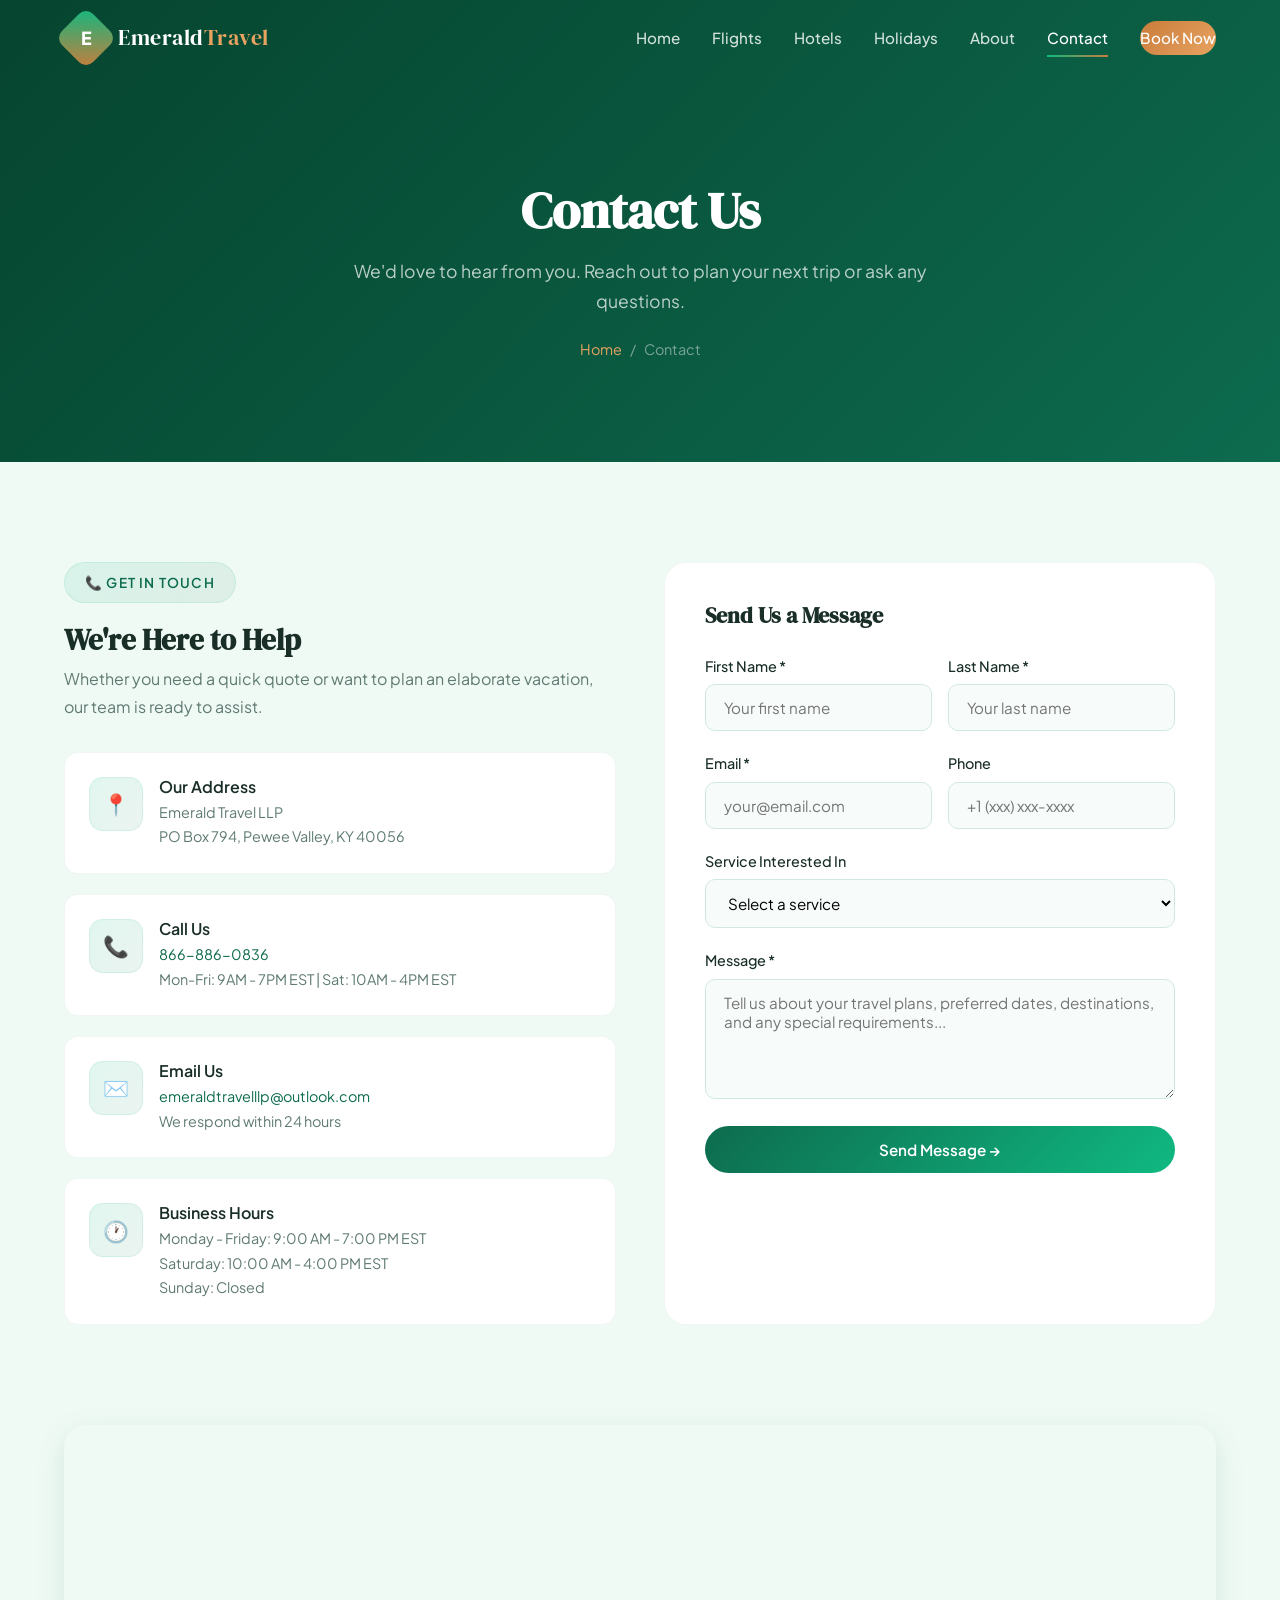
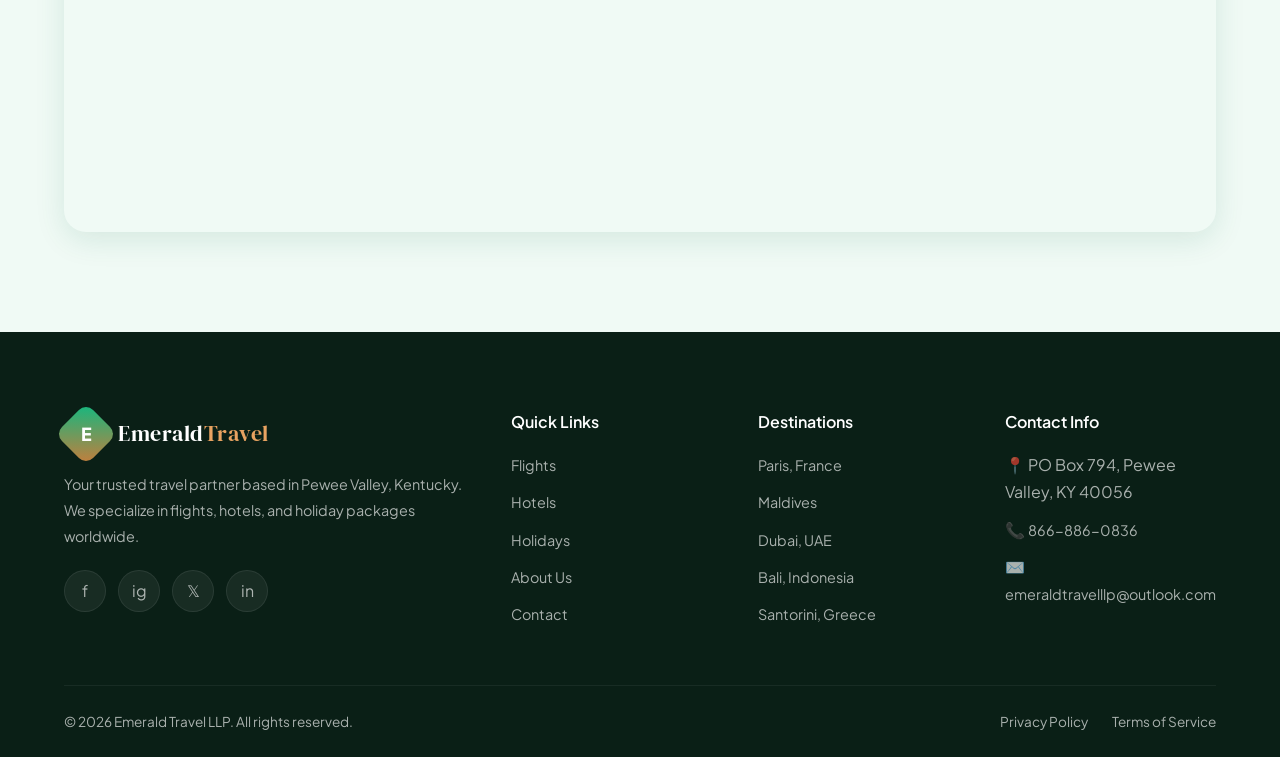
<file: contact.html>
<!DOCTYPE html>
<html lang="en">
<head>
  <meta charset="UTF-8">
  <meta name="viewport" content="width=device-width, initial-scale=1.0">
  <title>Contact Us | Emerald Travel LLP</title>
  <meta name="description" content="Contact Emerald Travel LLP for flight bookings, hotel reservations, and holiday packages. Call 866-886-0836 or visit us in Pewee Valley, KY.">
  <link rel="stylesheet" href="css/styles.css">
  <link rel="icon" href="data:image/svg+xml,<svg xmlns='http://www.w3.org/2000/svg' viewBox='0 0 100 100'><text y='.9em' font-size='90'>💎</text></svg>">
</head>
<body>

  <header class="header" id="header">
    <div class="container">
      <nav class="nav">
        <a href="index.html" class="logo"><div class="logo-icon"><span>E</span></div><div class="logo-text">Emerald<em>Travel</em></div></a>
        <div class="nav-links" id="navLinks">
          <a href="index.html">Home</a><a href="flights.html">Flights</a><a href="hotels.html">Hotels</a>
          <a href="holidays.html">Holidays</a><a href="about.html">About</a><a href="contact.html" class="active">Contact</a>
          <a href="contact.html" class="nav-cta">Book Now</a>
        </div>
        <button class="mobile-toggle" id="mobileToggle" aria-label="Toggle menu"><span></span><span></span><span></span></button>
      </nav>
    </div>
  </header>

  <section class="page-hero">
    <div class="page-hero-bg" style="background-image: url('https://images.unsplash.com/photo-1507525428034-b723cf961d3e?auto=format&fit=crop&w=1600&q=80');"></div>
    <div class="page-hero-overlay"></div>
    <div class="container">
      <div class="page-hero-content">
        <h1>Contact Us</h1>
        <p>We'd love to hear from you. Reach out to plan your next trip or ask any questions.</p>
        <div class="breadcrumb"><a href="index.html">Home</a> <span>/</span> <span>Contact</span></div>
      </div>
    </div>
  </section>

  <section class="section">
    <div class="container">
      <div class="contact-grid">
        <!-- CONTACT INFO -->
        <div>
          <div class="section-badge" style="margin-bottom: 20px;">📞 Get in Touch</div>
          <h2 style="font-size: 1.8rem; margin-bottom: 8px;">We're Here to Help</h2>
          <p style="color: var(--text-muted); margin-bottom: 32px;">Whether you need a quick quote or want to plan an elaborate vacation, our team is ready to assist.</p>

          <div class="contact-info-cards">
            <div class="contact-info-card fade-in">
              <div class="contact-info-icon">📍</div>
              <div>
                <h3>Our Address</h3>
                <p>Emerald Travel LLP<br>PO Box 794, Pewee Valley, KY 40056</p>
              </div>
            </div>
            <div class="contact-info-card fade-in">
              <div class="contact-info-icon">📞</div>
              <div>
                <h3>Call Us</h3>
                <p><a href="tel:+18668860836">866-886-0836</a></p>
                <p>Mon-Fri: 9AM - 7PM EST | Sat: 10AM - 4PM EST</p>
              </div>
            </div>
            <div class="contact-info-card fade-in">
              <div class="contact-info-icon">✉️</div>
              <div>
                <h3>Email Us</h3>
                <p><a href="mailto:emeraldtravelllp@outlook.com">emeraldtravelllp@outlook.com</a></p>
                <p>We respond within 24 hours</p>
              </div>
            </div>
            <div class="contact-info-card fade-in">
              <div class="contact-info-icon">🕐</div>
              <div>
                <h3>Business Hours</h3>
                <p>Monday - Friday: 9:00 AM - 7:00 PM EST</p>
                <p>Saturday: 10:00 AM - 4:00 PM EST</p>
                <p>Sunday: Closed</p>
              </div>
            </div>
          </div>
        </div>

        <!-- CONTACT FORM -->
        <div class="contact-form fade-in">
          <h3>Send Us a Message</h3>
          <form id="contactForm">
            <div class="form-row">
              <div class="form-group">
                <label for="firstName">First Name *</label>
                <input type="text" id="firstName" name="firstName" required placeholder="Your first name">
              </div>
              <div class="form-group">
                <label for="lastName">Last Name *</label>
                <input type="text" id="lastName" name="lastName" required placeholder="Your last name">
              </div>
            </div>
            <div class="form-row">
              <div class="form-group">
                <label for="email">Email *</label>
                <input type="email" id="email" name="email" required placeholder="your@email.com">
              </div>
              <div class="form-group">
                <label for="phone">Phone</label>
                <input type="tel" id="phone" name="phone" placeholder="+1 (xxx) xxx-xxxx">
              </div>
            </div>
            <div class="form-group">
              <label for="service">Service Interested In</label>
              <select id="service" name="service">
                <option value="">Select a service</option>
                <option value="flights">Flight Booking</option>
                <option value="hotels">Hotel Reservation</option>
                <option value="holidays">Holiday Package</option>
                <option value="custom">Custom Trip Planning</option>
                <option value="other">Other</option>
              </select>
            </div>
            <div class="form-group">
              <label for="message">Message *</label>
              <textarea id="message" name="message" required placeholder="Tell us about your travel plans, preferred dates, destinations, and any special requirements..."></textarea>
            </div>
            <button type="submit" class="btn btn-primary" style="width: 100%; justify-content: center;">Send Message →</button>
          </form>
        </div>
      </div>
    </div>
  </section>

  <!-- MAP -->
  <section class="section" style="padding-top: 0;">
    <div class="container">
      <div style="border-radius: var(--radius-lg); overflow: hidden; box-shadow: var(--shadow-md);">
        <iframe src="https://www.google.com/maps/embed?pb=!1m18!1m12!1m3!1d12543.3!2d-85.4883!3d38.3119!2m3!1f0!2f0!3f0!3m2!1i1024!2i768!4f13.1!3m3!1m2!1s0x88690d1a1a1a1a1b%3A0x1234567890abcdef!2sPewee%20Valley%2C%20KY%2040056!5e0!3m2!1sen!2sus!4v1700000000000" width="100%" height="400" style="border:0;" allowfullscreen="" loading="lazy" referrerpolicy="no-referrer-when-downgrade" title="Emerald Travel LLP Location"></iframe>
      </div>
    </div>
  </section>

  <footer class="footer">
    <div class="container">
      <div class="footer-grid">
        <div class="footer-brand">
          <a href="index.html" class="logo"><div class="logo-icon"><span>E</span></div><div class="logo-text">Emerald<em>Travel</em></div></a>
          <p>Your trusted travel partner based in Pewee Valley, Kentucky. We specialize in flights, hotels, and holiday packages worldwide.</p>
          <div class="footer-social"><a href="#">f</a><a href="#">ig</a><a href="#">𝕏</a><a href="#">in</a></div>
        </div>
        <div class="footer-col"><h4>Quick Links</h4><ul><li><a href="flights.html">Flights</a></li><li><a href="hotels.html">Hotels</a></li><li><a href="holidays.html">Holidays</a></li><li><a href="about.html">About Us</a></li><li><a href="contact.html">Contact</a></li></ul></div>
        <div class="footer-col"><h4>Destinations</h4><ul><li><a href="holidays.html">Paris, France</a></li><li><a href="holidays.html">Maldives</a></li><li><a href="holidays.html">Dubai, UAE</a></li><li><a href="holidays.html">Bali, Indonesia</a></li><li><a href="holidays.html">Santorini, Greece</a></li></ul></div>
        <div class="footer-col"><h4>Contact Info</h4><ul><li>📍 PO Box 794, Pewee Valley, KY 40056</li><li>📞 <a href="tel:+18668860836">866-886-0836</a></li><li>✉️ <a href="mailto:emeraldtravelllp@outlook.com">emeraldtravelllp@outlook.com</a></li></ul></div>
      </div>
      <div class="footer-bottom"><p>&copy; 2026 Emerald Travel LLP. All rights reserved.</p><div class="footer-bottom-links"><a href="#">Privacy Policy</a><a href="#">Terms of Service</a></div></div>
    </div>
  </footer>
  <script src="js/script.js"></script>
</body>
</html>
</file>
<file: css/styles.css>
/* ===== EMERALD TRAVEL LLP - Design System ===== */
@import url('https://fonts.googleapis.com/css2?family=DM+Serif+Display:ital@0;1&family=Plus+Jakarta+Sans:wght@300;400;500;600;700;800&display=swap');

:root {
  --primary: #0d6b4e;
  --primary-light: #15a076;
  --primary-dark: #064530;
  --accent: #10b981;
  --accent-light: #34d399;
  --copper: #c97c3a;
  --copper-light: #e8a361;
  --bg-light: #f0faf5;
  --bg-dark: #0a1f16;
  --text-dark: #1a2e28;
  --text-light: #ffffff;
  --text-muted: #5f7a72;
  --glass-bg: rgba(255,255,255,0.06);
  --glass-border: rgba(255,255,255,0.12);
  --shadow-sm: 0 2px 8px rgba(13,107,78,0.08);
  --shadow-md: 0 8px 30px rgba(13,107,78,0.12);
  --shadow-lg: 0 20px 60px rgba(13,107,78,0.15);
  --shadow-xl: 0 25px 80px rgba(13,107,78,0.2);
  --glow-emerald: 0 0 30px rgba(16,185,129,0.2);
  --radius-sm: 10px;
  --radius-md: 14px;
  --radius-lg: 22px;
  --radius-xl: 30px;
  --transition: all 0.35s cubic-bezier(0.4, 0, 0.2, 1);
}

*, *::before, *::after { margin:0; padding:0; box-sizing:border-box; }

html { scroll-behavior: smooth; }

body {
  font-family: 'Plus Jakarta Sans', -apple-system, BlinkMacSystemFont, sans-serif;
  color: var(--text-dark);
  background: var(--bg-light);
  line-height: 1.7;
  overflow-x: hidden;
}

h1,h2,h3,h4,h5,h6 { font-family: 'DM Serif Display', serif; line-height: 1.2; }
a { text-decoration: none; color: inherit; transition: var(--transition); }
img { max-width: 100%; height: auto; display: block; }
ul { list-style: none; }

.container { max-width: 1200px; margin: 0 auto; padding: 0 24px; }

/* ===== HEADER / NAV ===== */
.header {
  position: fixed; top: 0; left: 0; right: 0; z-index: 1000;
  padding: 16px 0;
  background: transparent;
  transition: var(--transition);
}
.header.scrolled {
  background: rgba(10,31,22,0.92);
  backdrop-filter: blur(24px);
  -webkit-backdrop-filter: blur(24px);
  padding: 10px 0;
  box-shadow: 0 4px 30px rgba(0,0,0,0.3);
  border-bottom: 1px solid rgba(16,185,129,0.15);
}
.nav { display: flex; align-items: center; justify-content: space-between; }
.logo { display: flex; align-items: center; gap: 10px; }
.logo-icon {
  width: 44px; height: 44px;
  background: linear-gradient(135deg, var(--accent), var(--copper));
  display: flex; align-items: center; justify-content: center;
  font-size: 18px; color: #fff; font-weight: 800;
  transform: rotate(45deg);
  border-radius: 10px;
}
.logo-icon span {
  transform: rotate(-45deg);
  display: block;
}
.logo-text { font-family: 'DM Serif Display', serif; font-size: 1.35rem; font-weight: 400; color: #fff; letter-spacing: 0.5px; }
.logo-text em { font-style: normal; color: var(--copper-light); }

.nav-links { display: flex; gap: 32px; align-items: center; }
.nav-links a {
  color: rgba(255,255,255,0.82); font-size: 0.95rem; font-weight: 500;
  position: relative; padding: 4px 0;
}
.nav-links a::after {
  content: ''; position: absolute; bottom: -2px; left: 0;
  width: 0; height: 2px;
  background: linear-gradient(90deg, var(--accent), var(--copper));
  transition: var(--transition);
}
.nav-links a:hover { color: #fff; }
.nav-links a:hover::after, .nav-links a.active::after { width: 100%; }
.nav-links a.active { color: #fff; }

.nav-cta {
  background: linear-gradient(135deg, var(--copper), var(--copper-light));
  color: #fff !important; padding: 10px 26px;
  border-radius: 50px; font-weight: 600; font-size: 0.9rem;
  position: relative; overflow: hidden;
}
.nav-cta::before {
  content: ''; position: absolute; top: 0; left: -100%;
  width: 100%; height: 100%;
  background: linear-gradient(90deg, transparent, rgba(255,255,255,0.25), transparent);
  transition: left 0.6s ease;
}
.nav-cta:hover::before { left: 100%; }
.nav-cta::after { display: none !important; }
.nav-cta:hover { transform: translateY(-2px); box-shadow: 0 8px 25px rgba(201,124,58,0.4); }

.mobile-toggle { display: none; flex-direction: column; gap: 5px; cursor: pointer; background: none; border: none; padding: 5px; }
.mobile-toggle span { width: 24px; height: 2px; background: #fff; border-radius: 2px; transition: var(--transition); }

/* ===== HERO ===== */
.hero {
  position: relative; min-height: 100vh;
  display: flex; align-items: center; justify-content: center;
  background: linear-gradient(135deg, var(--primary-dark), var(--primary), var(--accent));
  overflow: hidden; text-align: center;
}
.hero-bg {
  position: absolute; inset: 0;
  background-size: cover; background-position: center; background-repeat: no-repeat;
}
.hero-overlay {
  position: absolute; inset: 0;
  background: linear-gradient(135deg, rgba(6,69,48,0.78) 0%, rgba(13,107,78,0.55) 50%, rgba(16,185,129,0.30) 100%);
}
.hero-ring {
  position: absolute; top: 50%; left: 50%; transform: translate(-50%, -50%);
  width: 700px; height: 700px; border-radius: 50%;
  border: 1px solid rgba(16,185,129,0.12);
  animation: ring-pulse 6s ease-in-out infinite;
  pointer-events: none;
}
.hero-ring:nth-child(2) {
  width: 500px; height: 500px;
  animation-delay: 2s;
  border-color: rgba(201,124,58,0.1);
}
.hero-ring:nth-child(3) {
  width: 900px; height: 900px;
  animation-delay: 4s;
  border-color: rgba(16,185,129,0.06);
}
@keyframes ring-pulse {
  0%, 100% { transform: translate(-50%, -50%) scale(1); opacity: 0.5; }
  50% { transform: translate(-50%, -50%) scale(1.08); opacity: 1; }
}
.hero-particles {
  position: absolute; inset: 0; overflow: hidden;
}
.hero-particles .particle {
  position: absolute; border-radius: 50%;
  background: rgba(16,185,129,0.15);
  animation: float 15s infinite ease-in-out;
}
@keyframes float {
  0%, 100% { transform: translateY(0) rotate(0deg); opacity: 0.4; }
  50% { transform: translateY(-80px) rotate(180deg); opacity: 1; }
}
.hero-content {
  position: relative; z-index: 2;
  max-width: 760px; padding: 120px 0 80px;
  margin: 0 auto;
}
.hero-badge {
  display: inline-flex; align-items: center; gap: 8px;
  background: var(--glass-bg); border: 1px solid var(--glass-border);
  padding: 10px 22px; border-radius: 50px;
  color: var(--copper-light); font-size: 0.85rem; font-weight: 600;
  margin-bottom: 28px; backdrop-filter: blur(10px);
  letter-spacing: 0.5px;
}
.hero h1 {
  font-size: clamp(2.5rem, 5vw, 4.2rem);
  color: #fff; margin-bottom: 22px; font-weight: 400;
}
.hero h1 .highlight {
  background: linear-gradient(135deg, var(--accent-light), var(--copper-light));
  -webkit-background-clip: text; -webkit-text-fill-color: transparent;
  background-clip: text;
}
.hero p { color: rgba(255,255,255,0.78); font-size: 1.15rem; margin-bottom: 40px; max-width: 580px; margin-left: auto; margin-right: auto; }
.hero-buttons { display: flex; gap: 16px; flex-wrap: wrap; justify-content: center; }

/* ===== BUTTONS ===== */
.btn {
  display: inline-flex; align-items: center; gap: 8px;
  padding: 14px 34px; border-radius: 50px;
  font-family: 'Plus Jakarta Sans', sans-serif; font-size: 0.95rem; font-weight: 600;
  cursor: pointer; border: none; transition: var(--transition);
  position: relative; overflow: hidden;
}
.btn-primary {
  background: linear-gradient(135deg, var(--primary), var(--accent));
  color: #fff;
}
.btn-primary::before {
  content: ''; position: absolute; top: 0; left: -100%;
  width: 100%; height: 100%;
  background: linear-gradient(90deg, transparent, rgba(255,255,255,0.2), transparent);
  transition: left 0.6s ease;
}
.btn-primary:hover::before { left: 100%; }
.btn-primary:hover { transform: translateY(-3px); box-shadow: 0 12px 35px rgba(13,107,78,0.4); }
.btn-outline {
  background: transparent; color: #fff;
  border: 2px solid rgba(255,255,255,0.25);
}
.btn-outline:hover { border-color: #fff; background: rgba(255,255,255,0.08); transform: translateY(-3px); }
.btn-dark {
  background: linear-gradient(135deg, var(--primary-dark), var(--primary));
  color: #fff;
}
.btn-dark:hover { transform: translateY(-3px); box-shadow: 0 12px 35px rgba(13,107,78,0.4); }
.btn-copper {
  background: linear-gradient(135deg, var(--copper), var(--copper-light));
  color: #fff;
}
.btn-copper:hover { transform: translateY(-3px); box-shadow: 0 12px 35px rgba(201,124,58,0.4); }

/* ===== SECTIONS ===== */
.section { padding: 100px 0; }
.section-header { text-align: center; margin-bottom: 60px; }
.section-badge {
  display: inline-flex; align-items: center; gap: 6px;
  background: linear-gradient(135deg, rgba(16,185,129,0.1), rgba(13,107,78,0.08));
  color: var(--primary); font-size: 0.85rem; font-weight: 600;
  padding: 8px 20px; border-radius: 50px; margin-bottom: 16px;
  text-transform: uppercase; letter-spacing: 1.2px;
  border: 1px solid rgba(16,185,129,0.12);
}
.section-header h2 { font-size: clamp(1.8rem, 3.5vw, 2.8rem); margin-bottom: 16px; color: var(--text-dark); }
.section-header p { color: var(--text-muted); font-size: 1.05rem; max-width: 600px; margin: 0 auto; }

.section-dark { background: var(--bg-dark); }
.section-dark .section-header h2 { color: #fff; }
.section-dark .section-header p { color: rgba(255,255,255,0.55); }

/* ===== SERVICE CARDS (Glassmorphism) ===== */
.services-grid { display: grid; grid-template-columns: repeat(3, 1fr); gap: 30px; }
.service-card {
  background: rgba(255,255,255,0.85); backdrop-filter: blur(10px);
  border-radius: var(--radius-lg); padding: 42px 32px;
  text-align: center; transition: var(--transition);
  border: 1px solid rgba(13,107,78,0.08); position: relative; overflow: hidden;
}
.service-card::before {
  content: ''; position: absolute; top: 0; left: 0; right: 0;
  height: 4px; background: linear-gradient(90deg, var(--primary), var(--accent), var(--copper));
  transform: scaleX(0); transition: var(--transition); transform-origin: left;
}
.service-card:hover { transform: translateY(-8px); box-shadow: var(--shadow-lg), var(--glow-emerald); }
.service-card:hover::before { transform: scaleX(1); }
.service-icon {
  width: 82px; height: 82px; border-radius: 22px; margin: 0 auto 24px;
  display: flex; align-items: center; justify-content: center;
  font-size: 2rem;
  background: linear-gradient(135deg, rgba(16,185,129,0.12), rgba(13,107,78,0.08));
  border: 1px solid rgba(16,185,129,0.1);
}
.service-card h3 { font-size: 1.4rem; margin-bottom: 12px; }
.service-card p { color: var(--text-muted); font-size: 0.95rem; margin-bottom: 20px; }
.service-link { color: var(--primary); font-weight: 600; font-size: 0.9rem; display: inline-flex; align-items: center; gap: 6px; }
.service-link:hover { gap: 12px; color: var(--primary-dark); }

/* ===== DESTINATION CARDS ===== */
.destinations-grid { display: grid; grid-template-columns: repeat(3, 1fr); gap: 28px; }
.dest-card {
  position: relative; border-radius: var(--radius-lg); overflow: hidden;
  height: 400px; cursor: pointer; transition: var(--transition);
}
.dest-card:hover { transform: translateY(-6px); box-shadow: var(--shadow-xl); }
.dest-card img { width: 100%; height: 100%; object-fit: cover; transition: transform 0.6s ease; }
.dest-card:hover img { transform: scale(1.08); }
.dest-card-overlay {
  position: absolute; inset: 0;
  background: linear-gradient(to top, rgba(6,69,48,0.85) 0%, rgba(6,69,48,0.2) 40%, transparent 60%);
  display: flex; flex-direction: column; justify-content: flex-end;
  padding: 28px;
}
.dest-card h3 { color: #fff; font-size: 1.4rem; margin-bottom: 4px; }
.dest-card-price { color: var(--copper-light); font-weight: 700; font-size: 1.1rem; }
.dest-card-info { color: rgba(255,255,255,0.65); font-size: 0.85rem; margin-top: 4px; }

/* ===== FEATURES / WHY CHOOSE US ===== */
.features-grid { display: grid; grid-template-columns: repeat(4, 1fr); gap: 24px; }
.feature-card {
  text-align: center; padding: 36px 24px; border-radius: var(--radius-lg);
  background: var(--glass-bg); border: 1px solid var(--glass-border);
  backdrop-filter: blur(10px); transition: var(--transition);
}
.feature-card:hover { transform: translateY(-6px); background: rgba(255,255,255,0.1); border-color: rgba(16,185,129,0.25); }
.feature-icon {
  width: 66px; height: 66px; border-radius: 50%; margin: 0 auto 20px;
  display: flex; align-items: center; justify-content: center; font-size: 1.5rem;
  background: linear-gradient(135deg, var(--accent), var(--copper));
}
.feature-card h3 { color: #fff; font-size: 1.1rem; margin-bottom: 10px; font-family: 'Plus Jakarta Sans', sans-serif; font-weight: 600; }
.feature-card p { color: rgba(255,255,255,0.55); font-size: 0.9rem; }

/* ===== TESTIMONIALS ===== */
.testimonials-grid { display: grid; grid-template-columns: repeat(3, 1fr); gap: 28px; }
.testimonial-card {
  background: rgba(255,255,255,0.9); backdrop-filter: blur(8px);
  border-radius: var(--radius-lg); padding: 36px;
  transition: var(--transition); border: 1px solid rgba(13,107,78,0.06);
}
.testimonial-card:hover { transform: translateY(-4px); box-shadow: var(--shadow-md), var(--glow-emerald); }
.testimonial-stars { color: var(--copper); font-size: 1.1rem; margin-bottom: 16px; letter-spacing: 2px; }
.testimonial-card blockquote { color: var(--text-muted); font-size: 0.95rem; line-height: 1.7; margin-bottom: 20px; font-style: italic; }
.testimonial-author { display: flex; align-items: center; gap: 12px; }
.testimonial-avatar {
  width: 48px; height: 48px; border-radius: 50%;
  background: linear-gradient(135deg, var(--primary), var(--accent));
  display: flex; align-items: center; justify-content: center;
  color: #fff; font-weight: 700; font-size: 1rem;
}
.testimonial-name { font-weight: 600; font-size: 0.95rem; }
.testimonial-location { color: var(--text-muted); font-size: 0.8rem; }

/* ===== CTA BANNER ===== */
.cta-banner {
  background: linear-gradient(135deg, var(--primary-dark), var(--primary), var(--accent));
  border-radius: var(--radius-xl); padding: 64px; text-align: center;
  position: relative; overflow: hidden;
}
.cta-banner::before {
  content: ''; position: absolute; top: -50%; right: -20%;
  width: 400px; height: 400px; border-radius: 50%;
  background: rgba(201,124,58,0.08);
  pointer-events: none;
}
.cta-banner h2 { color: #fff; font-size: 2.2rem; margin-bottom: 16px; }
.cta-banner p { color: rgba(255,255,255,0.75); font-size: 1.05rem; margin-bottom: 32px; max-width: 500px; margin-left: auto; margin-right: auto; }

/* ===== STATS ===== */
.stats-row { display: flex; justify-content: center; gap: 60px; flex-wrap: wrap; padding: 40px 0; }
.stat-item { text-align: center; }
.stat-number {
  font-family: 'DM Serif Display', serif; font-size: 2.8rem; font-weight: 400;
  background: linear-gradient(135deg, var(--accent-light), var(--copper-light));
  -webkit-background-clip: text; -webkit-text-fill-color: transparent; background-clip: text;
}
.stat-label { color: rgba(255,255,255,0.55); font-size: 0.9rem; margin-top: 4px; }

/* ===== PAGE HERO (inner pages) ===== */
.page-hero {
  position: relative; padding: 180px 0 100px;
  background: linear-gradient(135deg, var(--primary-dark), var(--primary));
  overflow: hidden;
}
.page-hero-bg {
  position: absolute; inset: 0; background-size: cover; background-position: center;
}
.page-hero-overlay {
  position: absolute; inset: 0;
  background: linear-gradient(135deg, rgba(6,69,48,0.82), rgba(13,107,78,0.7));
}
.page-hero-content { position: relative; z-index: 2; text-align: center; }
.page-hero h1 { color: #fff; font-size: clamp(2rem, 4vw, 3.2rem); margin-bottom: 16px; }
.page-hero p { color: rgba(255,255,255,0.72); font-size: 1.1rem; max-width: 600px; margin: 0 auto; }
.breadcrumb { display: flex; justify-content: center; gap: 8px; margin-top: 20px; color: rgba(255,255,255,0.45); font-size: 0.9rem; }
.breadcrumb a { color: var(--copper-light); }

/* ===== CONTENT CARDS (inner pages) ===== */
.content-grid { display: grid; grid-template-columns: repeat(2, 1fr); gap: 32px; }
.content-card {
  background: rgba(255,255,255,0.9); backdrop-filter: blur(8px);
  border-radius: var(--radius-lg); overflow: hidden;
  transition: var(--transition); border: 1px solid rgba(13,107,78,0.06);
}
.content-card:hover { transform: translateY(-6px); box-shadow: var(--shadow-lg), var(--glow-emerald); }
.content-card-img { height: 240px; overflow: hidden; }
.content-card-img img { width: 100%; height: 100%; object-fit: cover; transition: transform 0.5s ease; }
.content-card:hover .content-card-img img { transform: scale(1.05); }
.content-card-body { padding: 28px; }
.content-card-body h3 { font-size: 1.3rem; margin-bottom: 10px; }
.content-card-body p { color: var(--text-muted); font-size: 0.93rem; margin-bottom: 16px; }
.card-features { display: flex; flex-wrap: wrap; gap: 8px; margin-bottom: 16px; }
.card-feature {
  background: var(--bg-light); padding: 4px 14px; border-radius: 50px;
  font-size: 0.8rem; color: var(--primary); font-weight: 500;
  border: 1px solid rgba(13,107,78,0.08);
}
.card-price { font-size: 1.3rem; font-weight: 700; color: var(--primary); }
.card-price small { font-size: 0.8rem; color: var(--text-muted); font-weight: 400; }

/* ===== ABOUT PAGE ===== */
.about-content { display: grid; grid-template-columns: 1fr 1fr; gap: 60px; align-items: center; }
.about-text h2 { font-size: 2rem; margin-bottom: 20px; }
.about-text p { color: var(--text-muted); margin-bottom: 16px; }
.about-img { border-radius: var(--radius-lg); overflow: hidden; box-shadow: var(--shadow-lg); }
.values-grid { display: grid; grid-template-columns: repeat(3, 1fr); gap: 28px; }
.value-card {
  text-align: center; padding: 36px 24px;
  background: rgba(255,255,255,0.9); backdrop-filter: blur(8px);
  border-radius: var(--radius-lg); border: 1px solid rgba(13,107,78,0.06);
  transition: var(--transition);
}
.value-card:hover { transform: translateY(-6px); box-shadow: var(--shadow-md), var(--glow-emerald); }
.value-icon { font-size: 2.5rem; margin-bottom: 16px; }
.value-card h3 { font-size: 1.15rem; margin-bottom: 10px; font-family: 'Plus Jakarta Sans', sans-serif; font-weight: 600; }
.value-card p { color: var(--text-muted); font-size: 0.9rem; }

/* ===== CONTACT PAGE ===== */
.contact-grid { display: grid; grid-template-columns: 1fr 1fr; gap: 48px; }
.contact-info-cards { display: flex; flex-direction: column; gap: 20px; }
.contact-info-card {
  display: flex; align-items: flex-start; gap: 16px;
  background: rgba(255,255,255,0.9); backdrop-filter: blur(8px);
  padding: 24px; border-radius: var(--radius-md);
  border: 1px solid rgba(13,107,78,0.06); transition: var(--transition);
}
.contact-info-card:hover { box-shadow: var(--shadow-sm), var(--glow-emerald); }
.contact-info-icon {
  width: 54px; height: 54px; border-radius: 14px; flex-shrink: 0;
  background: linear-gradient(135deg, rgba(16,185,129,0.12), rgba(13,107,78,0.08));
  display: flex; align-items: center; justify-content: center; font-size: 1.3rem;
  border: 1px solid rgba(16,185,129,0.1);
}
.contact-info-card h3 { font-size: 1rem; margin-bottom: 4px; font-family: 'Plus Jakarta Sans', sans-serif; font-weight: 600; }
.contact-info-card p { color: var(--text-muted); font-size: 0.9rem; }
.contact-info-card a { color: var(--primary); }
.contact-info-card a:hover { color: var(--primary-light); }

.contact-form {
  background: rgba(255,255,255,0.9); backdrop-filter: blur(8px);
  padding: 40px; border-radius: var(--radius-lg); border: 1px solid rgba(13,107,78,0.06);
}
.contact-form h3 { font-size: 1.4rem; margin-bottom: 24px; }
.form-group { margin-bottom: 20px; }
.form-group label { display: block; font-size: 0.9rem; font-weight: 500; margin-bottom: 6px; color: var(--text-dark); }
.form-group input, .form-group select, .form-group textarea {
  width: 100%; padding: 13px 18px; border: 1.5px solid #d1e8df;
  border-radius: var(--radius-sm); font-family: 'Plus Jakarta Sans', sans-serif;
  font-size: 0.95rem; transition: var(--transition); background: rgba(240,250,245,0.5);
}
.form-group input:focus, .form-group select:focus, .form-group textarea:focus {
  outline: none; border-color: var(--accent); box-shadow: 0 0 0 3px rgba(16,185,129,0.12);
}
.form-group textarea { resize: vertical; min-height: 120px; }
.form-row { display: grid; grid-template-columns: 1fr 1fr; gap: 16px; }

/* ===== FOOTER ===== */
.footer {
  background: var(--bg-dark); padding: 80px 0 0; color: rgba(255,255,255,0.65);
}
.footer-grid { display: grid; grid-template-columns: 2fr 1fr 1fr 1fr; gap: 48px; margin-bottom: 48px; }
.footer-brand p { margin-top: 16px; font-size: 0.9rem; line-height: 1.8; }
.footer-social { display: flex; gap: 12px; margin-top: 20px; }
.footer-social a {
  width: 42px; height: 42px; border-radius: 50%;
  background: rgba(255,255,255,0.06); display: flex;
  align-items: center; justify-content: center;
  font-size: 1rem; color: rgba(255,255,255,0.65);
  transition: var(--transition);
  border: 1px solid rgba(255,255,255,0.08);
}
.footer-social a:hover { background: var(--accent); color: #fff; transform: translateY(-3px); border-color: var(--accent); }
.footer-col h4 { color: #fff; font-size: 1rem; margin-bottom: 20px; font-family: 'Plus Jakarta Sans', sans-serif; font-weight: 600; }
.footer-col ul li { margin-bottom: 10px; }
.footer-col ul a { font-size: 0.9rem; }
.footer-col ul a:hover { color: var(--copper-light); padding-left: 4px; }
.footer-bottom {
  border-top: 1px solid rgba(255,255,255,0.06);
  padding: 24px 0; display: flex; justify-content: space-between;
  align-items: center; font-size: 0.85rem; flex-wrap: wrap; gap: 12px;
}
.footer-bottom-links { display: flex; gap: 24px; }
.footer-bottom-links a:hover { color: var(--copper-light); }

/* ===== ANIMATIONS ===== */
.fade-in { opacity: 0; transform: translateY(30px); transition: opacity 0.7s ease, transform 0.7s ease; }
.fade-in.visible { opacity: 1; transform: translateY(0); }
.slide-left { opacity: 0; transform: translateX(-40px); transition: opacity 0.7s ease, transform 0.7s ease; }
.slide-left.visible { opacity: 1; transform: translateX(0); }
.slide-right { opacity: 0; transform: translateX(40px); transition: opacity 0.7s ease, transform 0.7s ease; }
.slide-right.visible { opacity: 1; transform: translateX(0); }

/* ===== RESPONSIVE ===== */
@media (max-width: 1024px) {
  .services-grid, .destinations-grid, .testimonials-grid, .values-grid { grid-template-columns: repeat(2, 1fr); }
  .features-grid { grid-template-columns: repeat(2, 1fr); }
  .footer-grid { grid-template-columns: 1fr 1fr; }
  .about-content { grid-template-columns: 1fr; gap: 32px; }
}

@media (max-width: 768px) {
  .nav-links {
    display: none; position: fixed; top: 0; right: 0;
    width: 280px; height: 100vh;
    background: rgba(10,31,22,0.98); backdrop-filter: blur(24px);
    flex-direction: column; padding: 80px 32px 32px;
    gap: 24px; box-shadow: -10px 0 40px rgba(0,0,0,0.3);
  }
  .nav-links.open { display: flex; }
  .mobile-toggle { display: flex; }
  .services-grid, .destinations-grid, .testimonials-grid, .values-grid, .content-grid { grid-template-columns: 1fr; }
  .features-grid { grid-template-columns: 1fr; }
  .contact-grid { grid-template-columns: 1fr; }
  .footer-grid { grid-template-columns: 1fr; }
  .hero-content { padding: 140px 0 60px; }
  .hero h1 { font-size: 2.2rem; }
  .cta-banner { padding: 40px 24px; }
  .stats-row { gap: 32px; }
  .form-row { grid-template-columns: 1fr; }
  .footer-bottom { flex-direction: column; text-align: center; }
  .hero-ring { display: none; }
}
</file>
